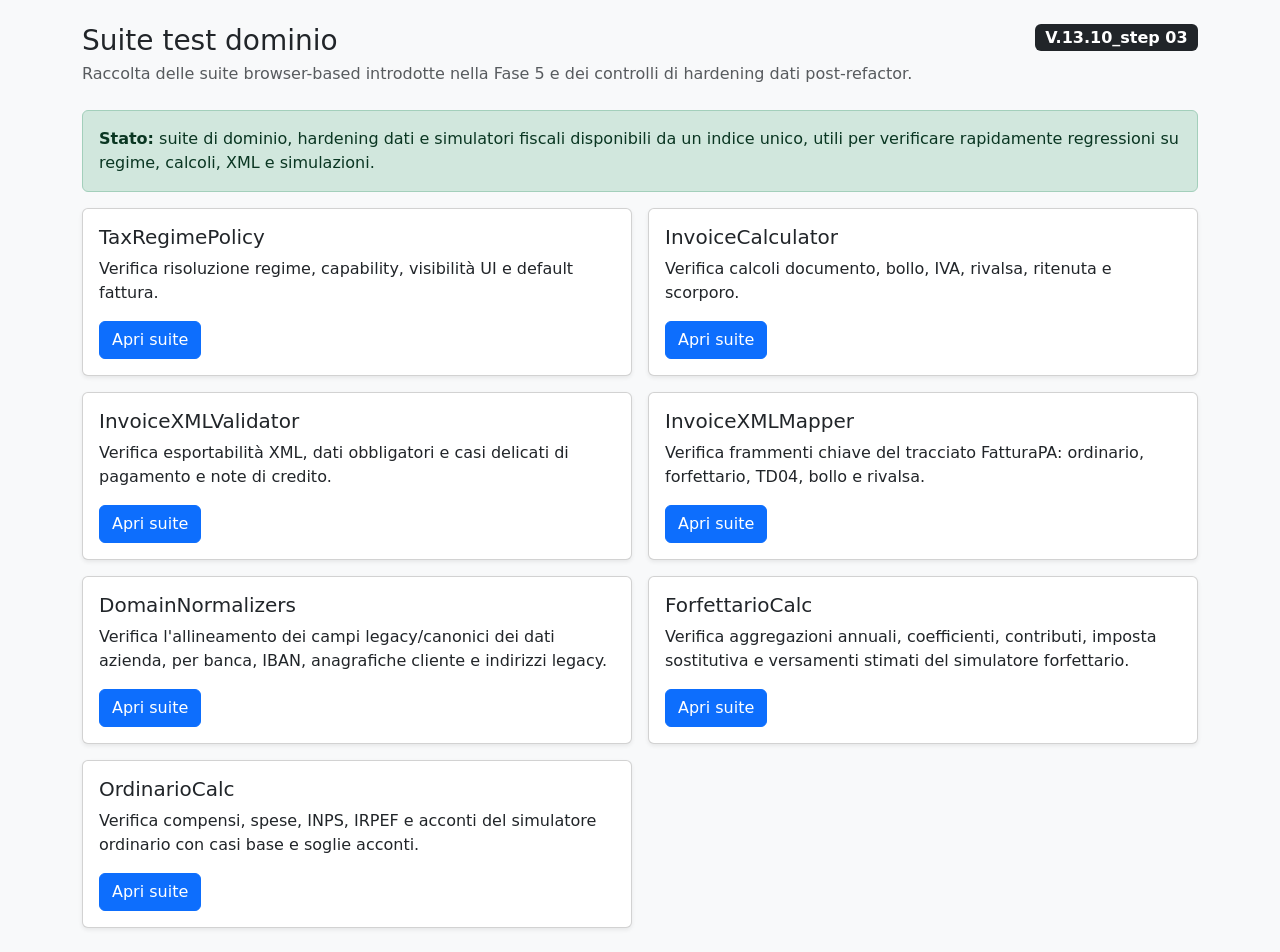
<file: tests/index.html>
<!doctype html>
<html lang="it">
<head>
  <meta charset="utf-8">
  <meta name="viewport" content="width=device-width, initial-scale=1">
  <title>Suite test dominio - V.13.10_step 03</title>
  <link href="https://cdn.jsdelivr.net/npm/bootstrap@5.3.3/dist/css/bootstrap.min.css" rel="stylesheet">
</head>
<body class="bg-light">
  <div class="container py-4">
    <div class="d-flex justify-content-between align-items-start flex-wrap gap-3 mb-4">
      <div>
        <h1 class="h3 mb-1">Suite test dominio</h1>
        <p class="text-muted mb-0">Raccolta delle suite browser-based introdotte nella Fase 5 e dei controlli di hardening dati post-refactor.</p>
      </div>
      <span class="badge text-bg-dark fs-6">V.13.10_step 03</span>
    </div>

    <div class="alert alert-success">
      <strong>Stato:</strong> suite di dominio, hardening dati e simulatori fiscali disponibili da un indice unico, utili per verificare rapidamente regressioni su regime, calcoli, XML e simulazioni.
    </div>

    <div class="row g-3">
      <div class="col-md-6">
        <div class="card h-100 shadow-sm"><div class="card-body"><h2 class="h5">TaxRegimePolicy</h2><p class="mb-3">Verifica risoluzione regime, capability, visibilità UI e default fattura.</p><a class="btn btn-primary" href="tax-regime-policy.test.html">Apri suite</a></div></div>
      </div>
      <div class="col-md-6">
        <div class="card h-100 shadow-sm"><div class="card-body"><h2 class="h5">InvoiceCalculator</h2><p class="mb-3">Verifica calcoli documento, bollo, IVA, rivalsa, ritenuta e scorporo.</p><a class="btn btn-primary" href="invoice-calculator.test.html">Apri suite</a></div></div>
      </div>
      <div class="col-md-6">
        <div class="card h-100 shadow-sm"><div class="card-body"><h2 class="h5">InvoiceXMLValidator</h2><p class="mb-3">Verifica esportabilità XML, dati obbligatori e casi delicati di pagamento e note di credito.</p><a class="btn btn-primary" href="invoice-xml-validator.test.html">Apri suite</a></div></div>
      </div>
      <div class="col-md-6">
        <div class="card h-100 shadow-sm"><div class="card-body"><h2 class="h5">InvoiceXMLMapper</h2><p class="mb-3">Verifica frammenti chiave del tracciato FatturaPA: ordinario, forfettario, TD04, bollo e rivalsa.</p><a class="btn btn-primary" href="invoice-xml-mapper.test.html">Apri suite</a></div></div>
      </div>
      <div class="col-md-6">
        <div class="card h-100 shadow-sm"><div class="card-body"><h2 class="h5">DomainNormalizers</h2><p class="mb-3">Verifica l'allineamento dei campi legacy/canonici dei dati azienda, per banca, IBAN, anagrafiche cliente e indirizzi legacy.</p><a class="btn btn-primary" href="domain-normalizers.test.html">Apri suite</a></div></div>
      </div>
      <div class="col-md-6">
        <div class="card h-100 shadow-sm"><div class="card-body"><h2 class="h5">ForfettarioCalc</h2><p class="mb-3">Verifica aggregazioni annuali, coefficienti, contributi, imposta sostitutiva e versamenti stimati del simulatore forfettario.</p><a class="btn btn-primary" href="forfettario-calc.test.html">Apri suite</a></div></div>
      </div>
      <div class="col-md-6">
        <div class="card h-100 shadow-sm"><div class="card-body"><h2 class="h5">OrdinarioCalc</h2><p class="mb-3">Verifica compensi, spese, INPS, IRPEF e acconti del simulatore ordinario con casi base e soglie acconti.</p><a class="btn btn-primary" href="ordinario-calc.test.html">Apri suite</a></div></div>
      </div>

    </div>
  </div>
</body>
</html>
</file>
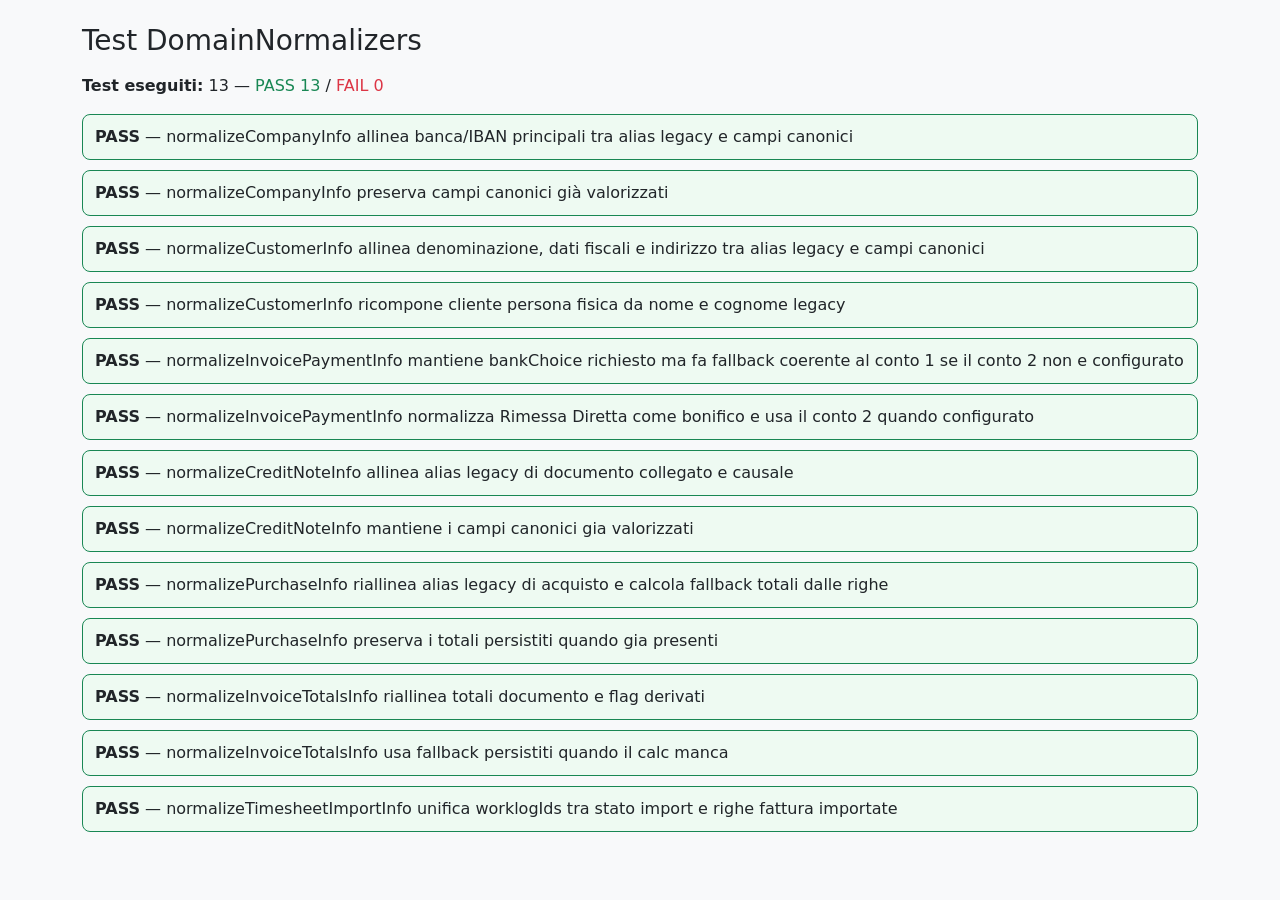
<file: tests/domain-normalizers.test.html>
<!doctype html>
<html lang="it">
<head>
  <meta charset="utf-8">
  <meta name="viewport" content="width=device-width, initial-scale=1">
  <title>Test DomainNormalizers</title>
  <link href="https://cdn.jsdelivr.net/npm/bootstrap@5.3.3/dist/css/bootstrap.min.css" rel="stylesheet">
</head>
<body class="bg-light">
  <div class="container py-4">
    <h1 class="h3 mb-3">Test DomainNormalizers</h1>
    <div id="test-output"></div>
  </div>
  <script src="test-harness.js"></script>
  <script src="../js/core/domain-constants.js"></script>
  <script src="../js/core/tax-regime-policy.js"></script>
  <script src="../js/core/domain-normalizers.js"></script>
  <script src="domain-normalizers.spec.js"></script>
</body>
</html>
</file>
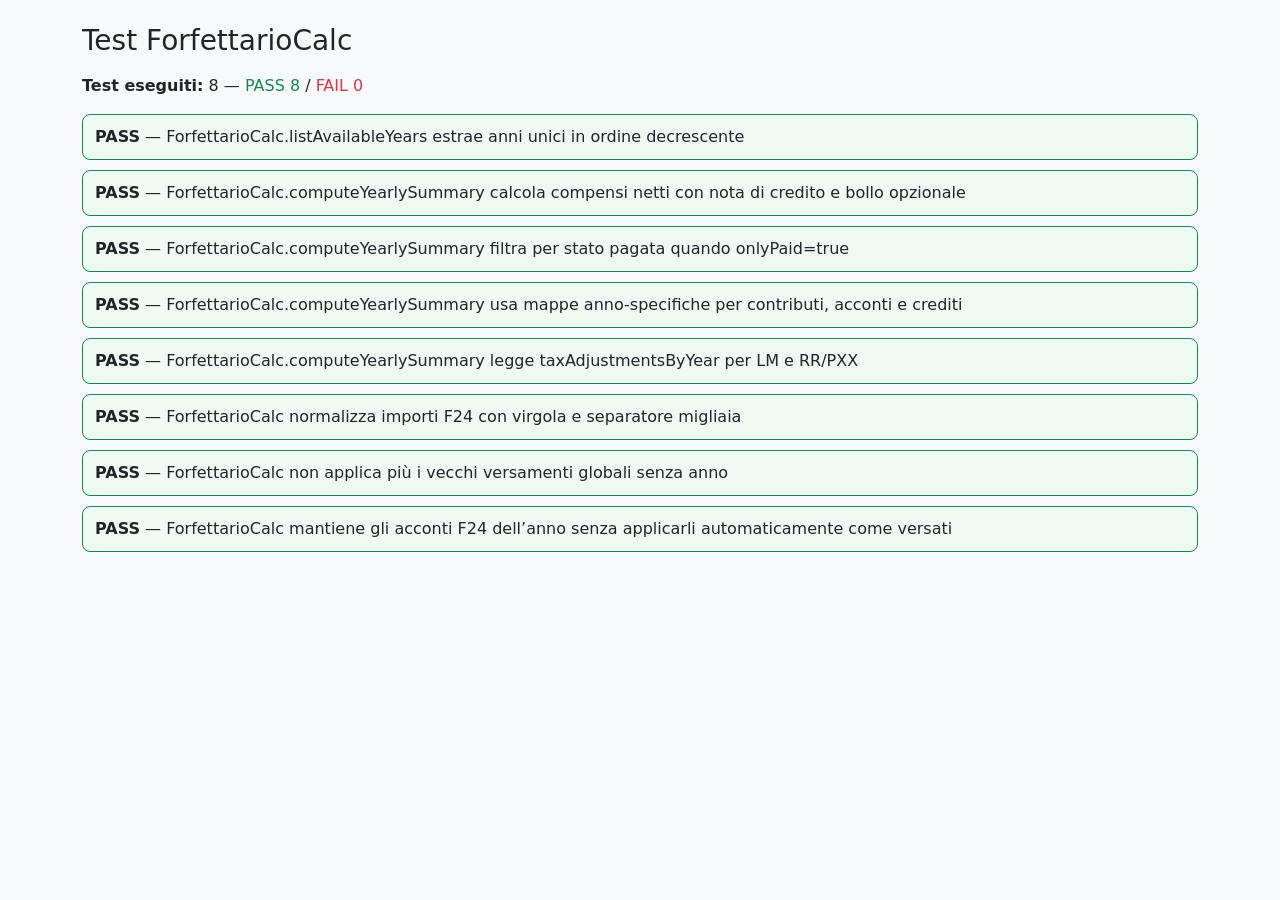
<file: tests/forfettario-calc.test.html>
<!doctype html>
<html lang="it">
<head>
  <meta charset="utf-8">
  <meta name="viewport" content="width=device-width, initial-scale=1">
  <title>Test ForfettarioCalc</title>
  <link href="https://cdn.jsdelivr.net/npm/bootstrap@5.3.3/dist/css/bootstrap.min.css" rel="stylesheet">
</head>
<body class="bg-light">
  <div class="container py-4">
    <h1 class="h3 mb-3">Test ForfettarioCalc</h1>
    <div id="test-output"></div>
  </div>
  <script src="test-harness.js"></script>
  <script src="../js/features/tax/forfettario-calc.js"></script>
  <script src="forfettario-calc.spec.js"></script>
</body>
</html>
</file>
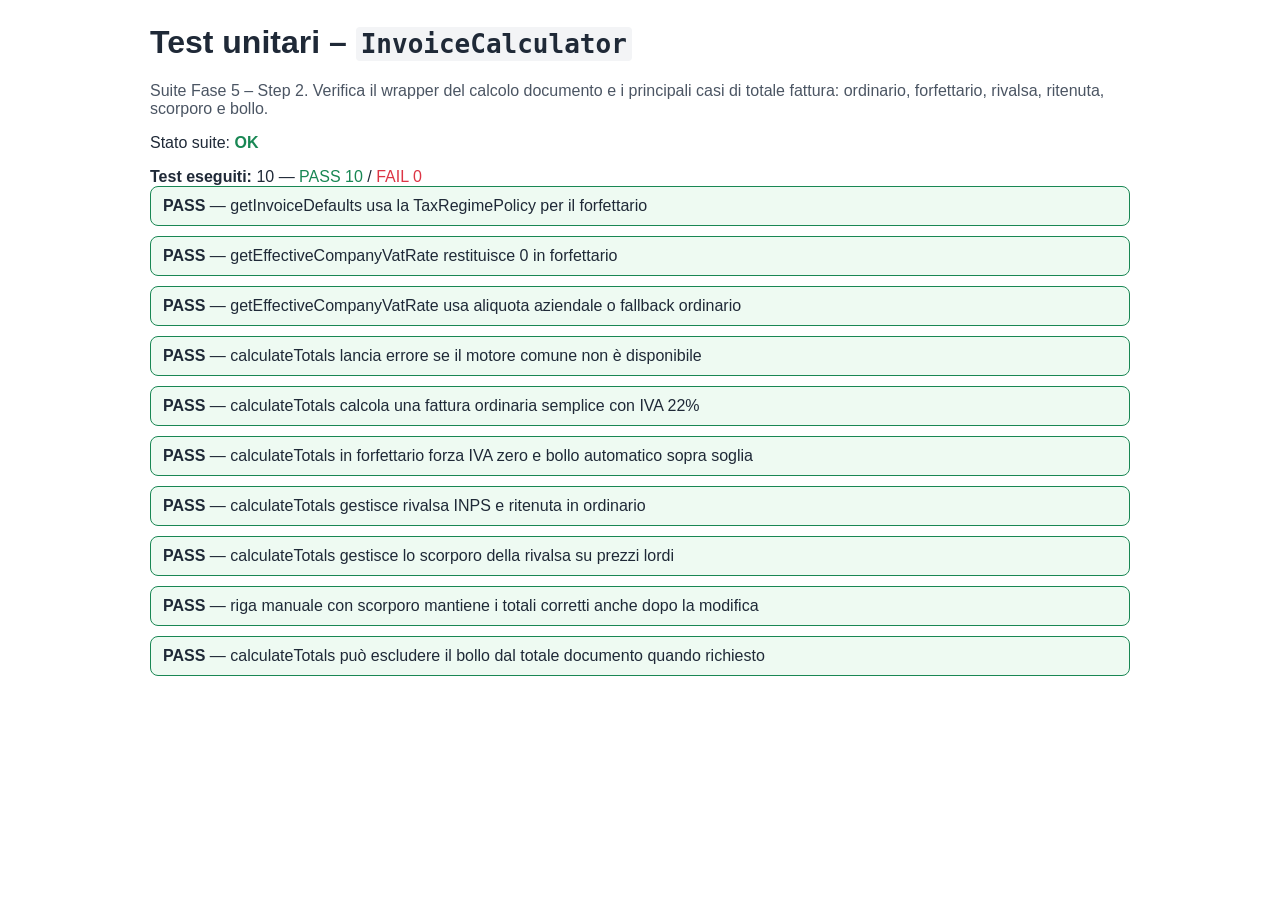
<file: tests/invoice-calculator.test.html>
<!DOCTYPE html>
<html lang="it">
<head>
  <meta charset="UTF-8" />
  <meta name="viewport" content="width=device-width, initial-scale=1.0" />
  <title>Test – InvoiceCalculator</title>
  <style>
    body { font-family: Arial, sans-serif; margin: 24px; color: #1f2937; }
    .container { max-width: 980px; margin: 0 auto; }
    .lead { color: #4b5563; }
    code { background:#f3f4f6; padding:2px 5px; border-radius:4px; }
  </style>
</head>
<body>
  <div class="container">
    <h1>Test unitari – <code>InvoiceCalculator</code></h1>
    <p class="lead">Suite Fase 5 – Step 2. Verifica il wrapper del calcolo documento e i principali casi di totale fattura: ordinario, forfettario, rivalsa, ritenuta, scorporo e bollo.</p>
    <p>Stato suite: <strong id="test-status">in esecuzione…</strong></p>
    <div id="test-results"></div>
  </div>

  <script src="../js/core/domain-constants.js"></script>
  <script src="../js/core/tax-regime-policy.js"></script>
  <script src="../js/features/invoices/invoices-common-calc.js"></script>
  <script src="../js/features/invoices/invoice-calculator.js"></script>
  <script src="../js/features/invoices/invoice-line-service.js"></script>
  <script src="../js/features/invoices/invoice-form-ui-service.js"></script>
  <script src="./test-harness.js"></script>
  <script src="./invoice-calculator.spec.js"></script>
</body>
</html>
</file>
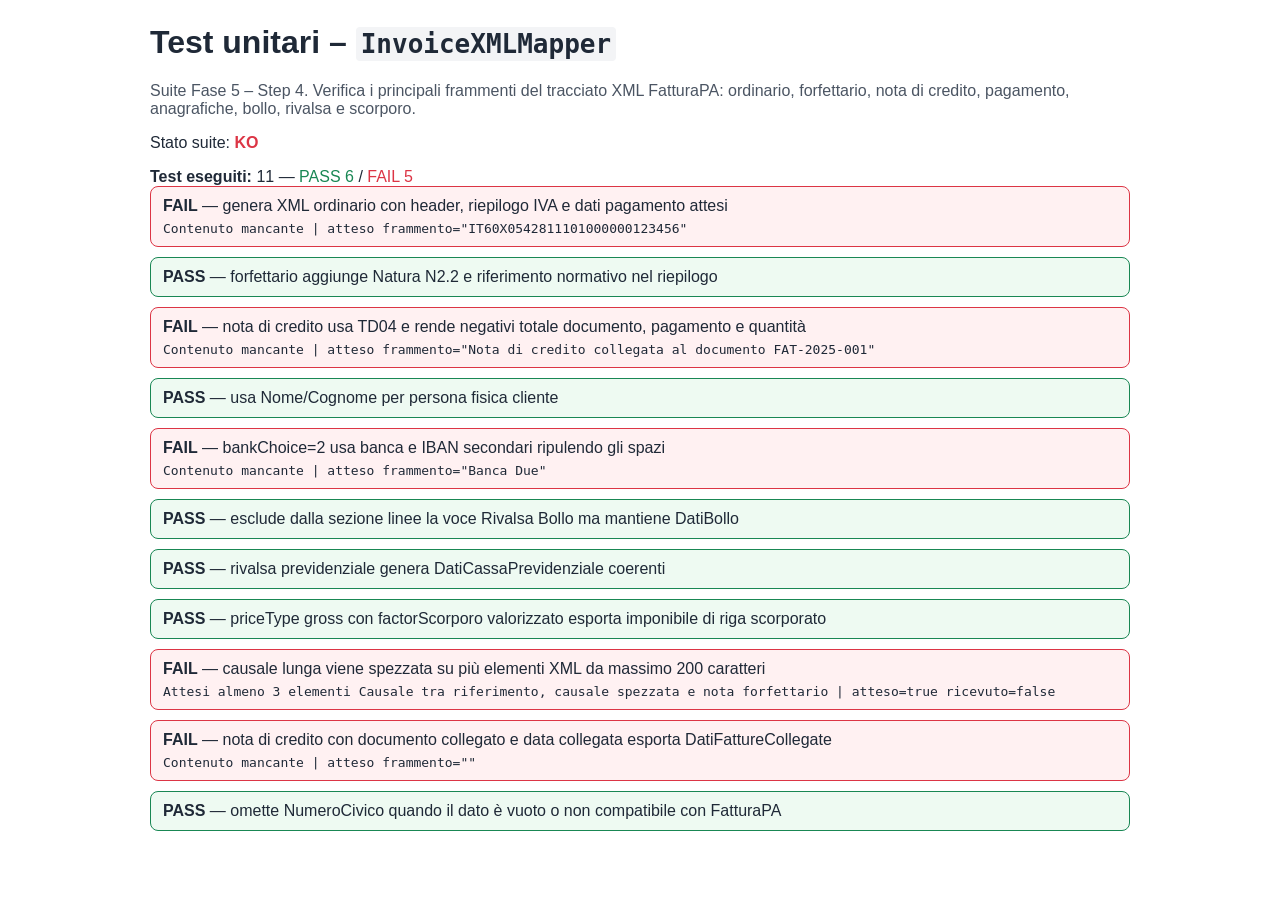
<file: tests/invoice-xml-mapper.test.html>
<!DOCTYPE html>
<html lang="it">
<head>
  <meta charset="UTF-8" />
  <meta name="viewport" content="width=device-width, initial-scale=1.0" />
  <title>Test – InvoiceXMLMapper</title>
  <style>
    body { font-family: Arial, sans-serif; margin: 24px; color: #1f2937; }
    .container { max-width: 980px; margin: 0 auto; }
    .lead { color: #4b5563; }
    code { background:#f3f4f6; padding:2px 5px; border-radius:4px; }
  </style>
</head>
<body>
  <div class="container">
    <h1>Test unitari – <code>InvoiceXMLMapper</code></h1>
    <p class="lead">Suite Fase 5 – Step 4. Verifica i principali frammenti del tracciato XML FatturaPA: ordinario, forfettario, nota di credito, pagamento, anagrafiche, bollo, rivalsa e scorporo.</p>
    <p>Stato suite: <strong id="test-status">in esecuzione…</strong></p>
    <div id="test-results"></div>
  </div>

  <script src="../js/core/domain-constants.js"></script>
  <script src="../js/core/tax-regime-policy.js"></script>
  <script src="../js/features/invoices/invoice-xml-mapper.js"></script>
  <script src="./test-harness.js"></script>
  <script src="./invoice-xml-mapper.spec.js"></script>
</body>
</html>
</file>
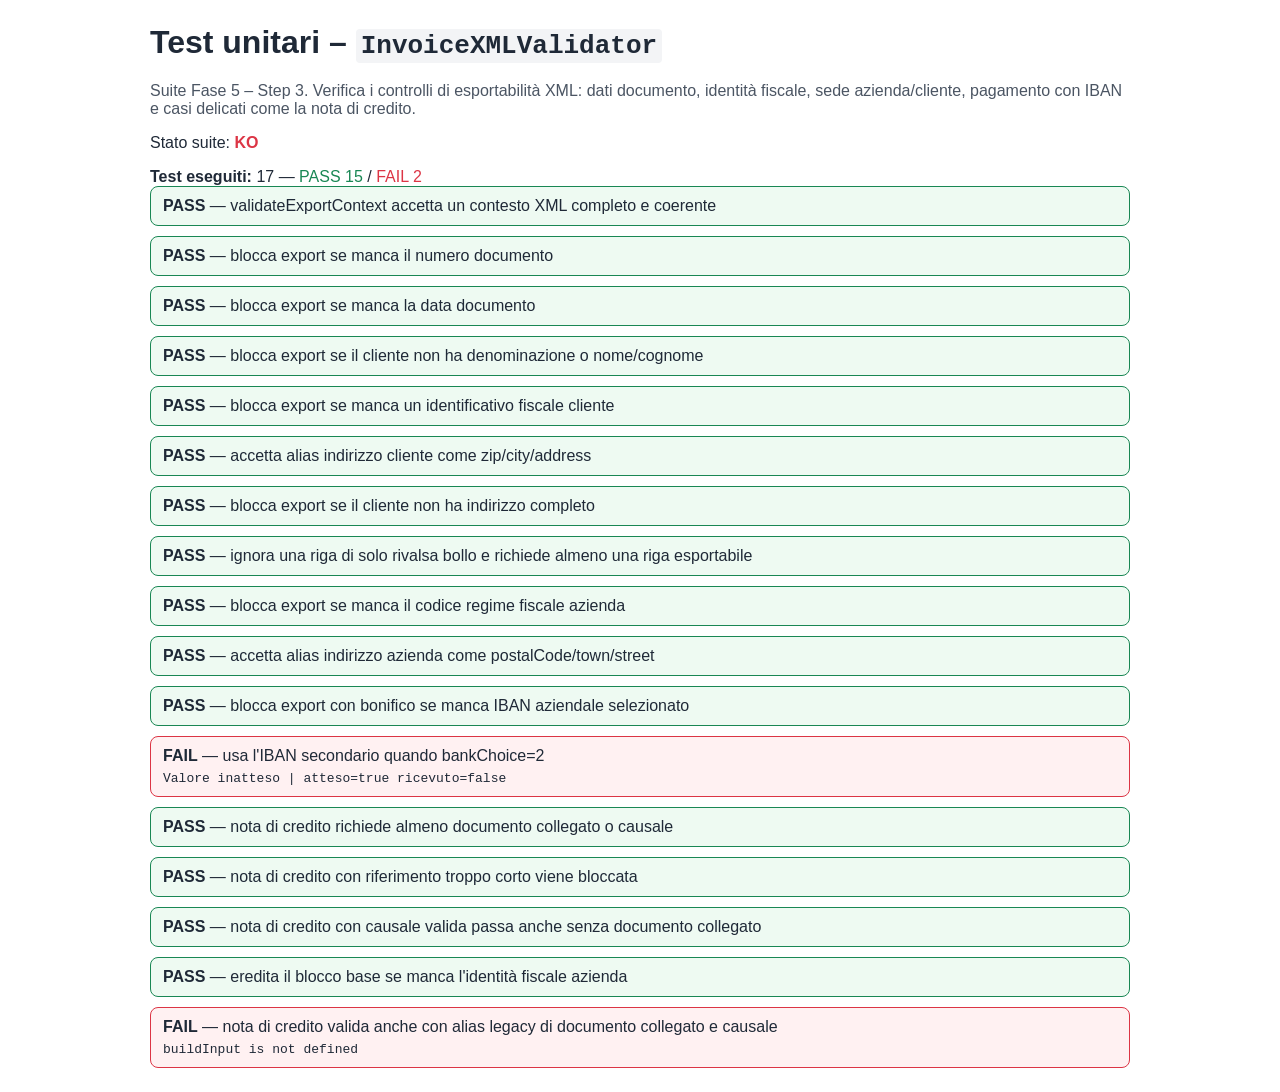
<file: tests/invoice-xml-validator.test.html>
<!DOCTYPE html>
<html lang="it">
<head>
  <meta charset="UTF-8" />
  <meta name="viewport" content="width=device-width, initial-scale=1.0" />
  <title>Test – InvoiceXMLValidator</title>
  <style>
    body { font-family: Arial, sans-serif; margin: 24px; color: #1f2937; }
    .container { max-width: 980px; margin: 0 auto; }
    .lead { color: #4b5563; }
    code { background:#f3f4f6; padding:2px 5px; border-radius:4px; }
  </style>
</head>
<body>
  <div class="container">
    <h1>Test unitari – <code>InvoiceXMLValidator</code></h1>
    <p class="lead">Suite Fase 5 – Step 3. Verifica i controlli di esportabilità XML: dati documento, identità fiscale, sede azienda/cliente, pagamento con IBAN e casi delicati come la nota di credito.</p>
    <p>Stato suite: <strong id="test-status">in esecuzione…</strong></p>
    <div id="test-results"></div>
  </div>

  <script src="../js/features/invoices/invoice-validation-service.js"></script>
  <script src="../js/features/invoices/invoice-xml-validator.js"></script>
  <script src="./test-harness.js"></script>
  <script src="./invoice-xml-validator.spec.js"></script>
</body>
</html>
</file>
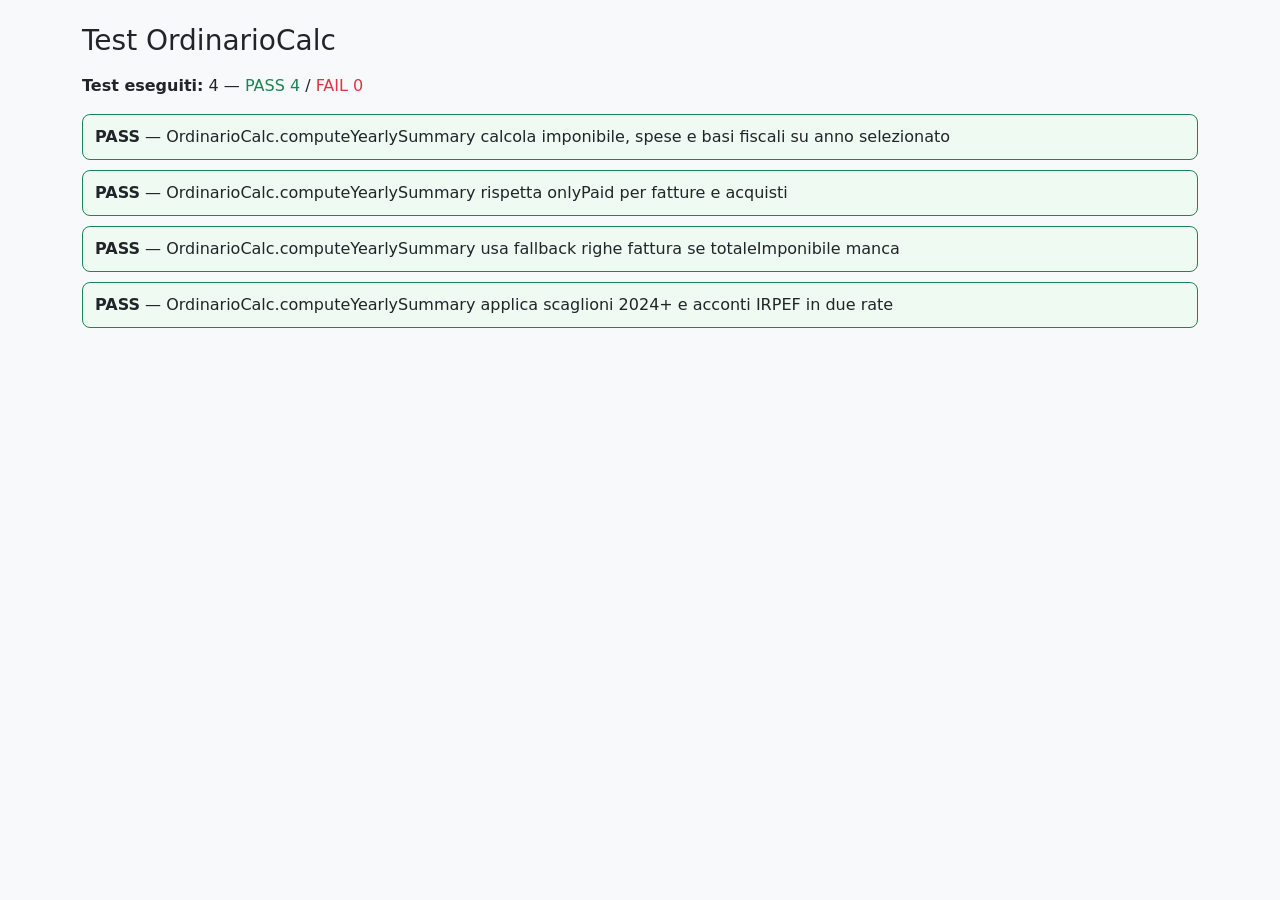
<file: tests/ordinario-calc.test.html>
<!doctype html>
<html lang="it">
<head>
  <meta charset="utf-8">
  <meta name="viewport" content="width=device-width, initial-scale=1">
  <title>Test OrdinarioCalc</title>
  <link href="https://cdn.jsdelivr.net/npm/bootstrap@5.3.3/dist/css/bootstrap.min.css" rel="stylesheet">
</head>
<body class="bg-light">
  <div class="container py-4">
    <h1 class="h3 mb-3">Test OrdinarioCalc</h1>
    <div id="test-output"></div>
  </div>
  <script src="test-harness.js"></script>
  <script src="../js/features/tax/ordinario-calc.js"></script>
  <script src="ordinario-calc.spec.js"></script>
</body>
</html>
</file>
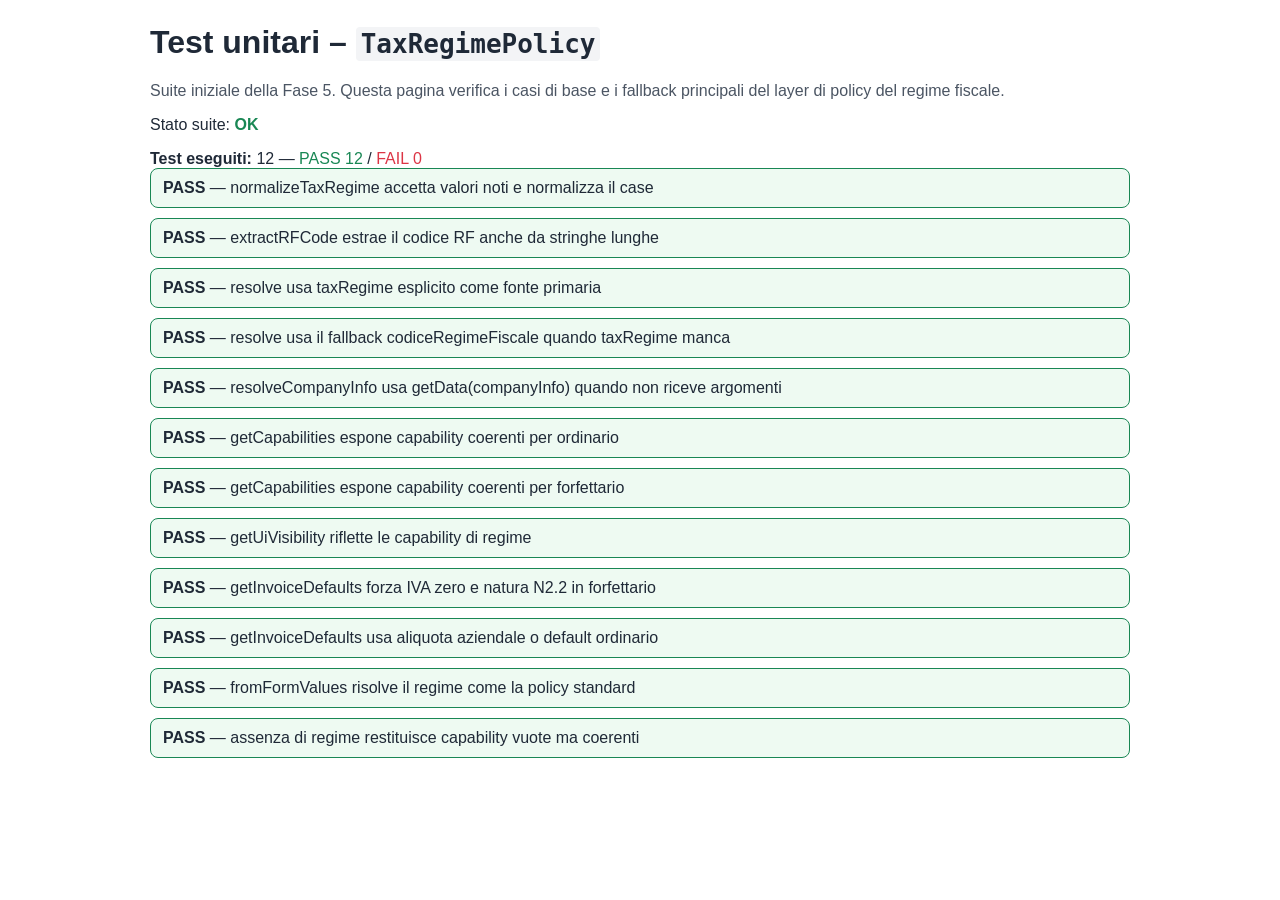
<file: tests/tax-regime-policy.test.html>
<!DOCTYPE html>
<html lang="it">
<head>
  <meta charset="UTF-8" />
  <meta name="viewport" content="width=device-width, initial-scale=1.0" />
  <title>Test – TaxRegimePolicy</title>
  <style>
    body { font-family: Arial, sans-serif; margin: 24px; color: #1f2937; }
    .container { max-width: 980px; margin: 0 auto; }
    .lead { color: #4b5563; }
    code { background:#f3f4f6; padding:2px 5px; border-radius:4px; }
  </style>
</head>
<body>
  <div class="container">
    <h1>Test unitari – <code>TaxRegimePolicy</code></h1>
    <p class="lead">Suite iniziale della Fase 5. Questa pagina verifica i casi di base e i fallback principali del layer di policy del regime fiscale.</p>
    <p>Stato suite: <strong id="test-status">in esecuzione…</strong></p>
    <div id="test-results"></div>
  </div>

  <script src="../js/core/domain-constants.js"></script>
  <script src="../js/core/tax-regime-policy.js"></script>
  <script src="./test-harness.js"></script>
  <script src="./tax-regime-policy.spec.js"></script>
</body>
</html>
</file>
